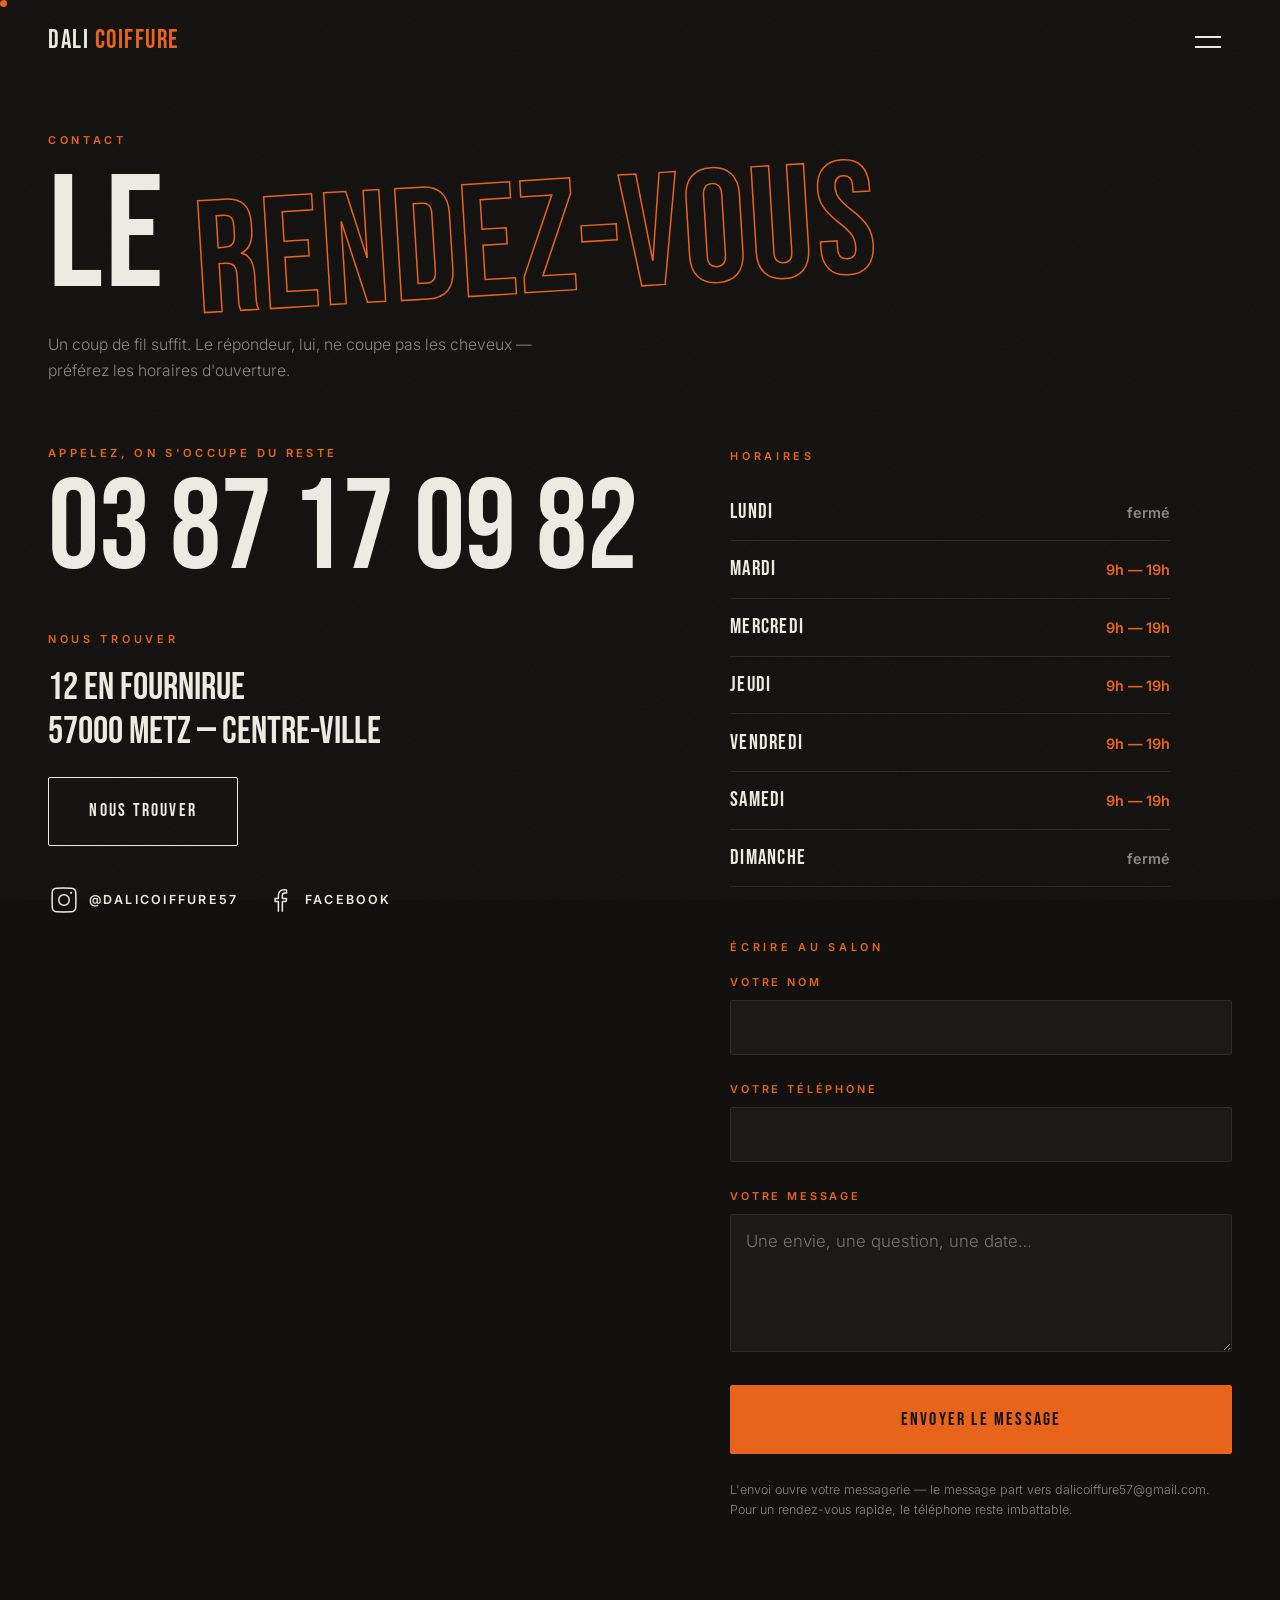
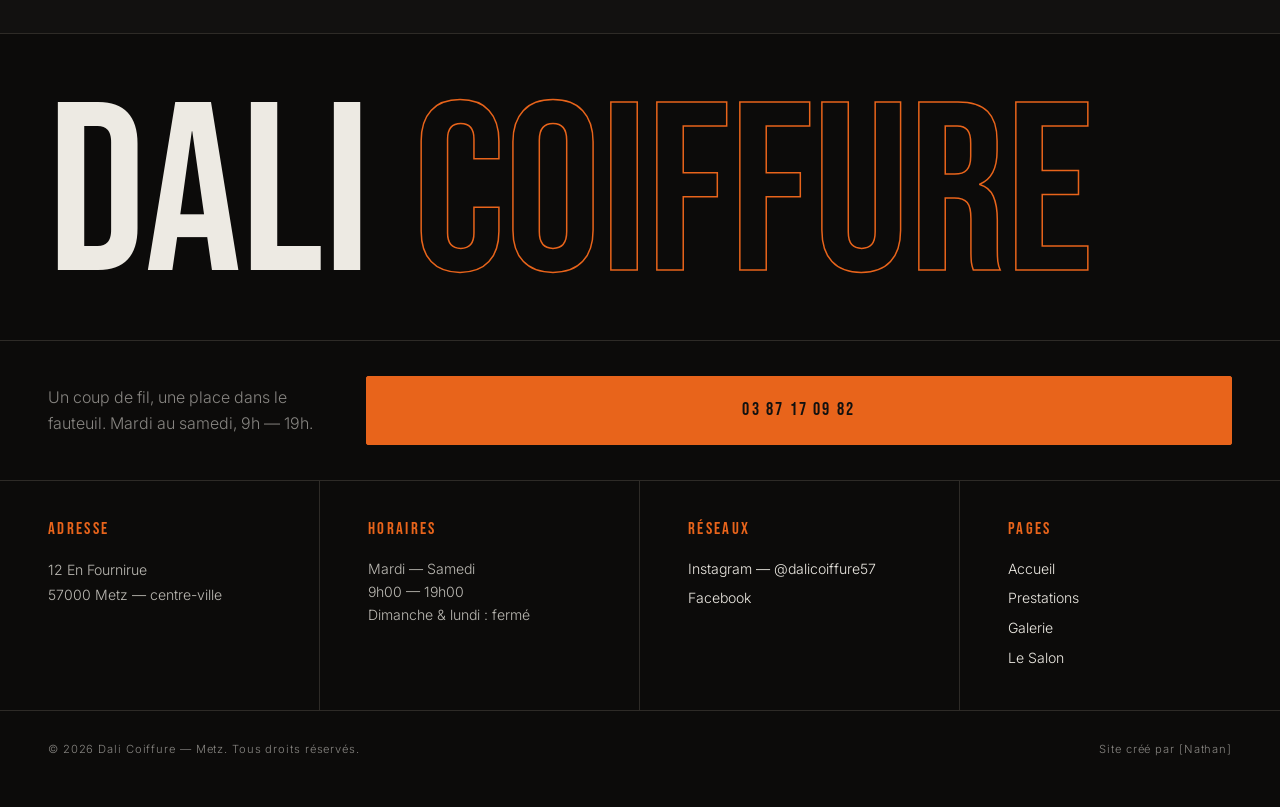
<file: contact.html>
<!DOCTYPE html>
<html lang="fr">
<head>
  <meta charset="UTF-8">
  <meta name="viewport" content="width=device-width, initial-scale=1.0">
  <script>document.documentElement.classList.add('js');</script>
  <title>Contact &amp; rendez-vous — Dali Coiffure, barbershop Metz centre</title>
  <meta name="description" content="Prenez rendez-vous chez Dali Coiffure au centre-ville de Metz : 03 87 17 09 82. Ouvert du mardi au samedi, 9h–19h. Adresse, horaires et formulaire de contact.">
  <link rel="canonical" href="https://www.dalicoiffure.fr/contact.html">
  <link rel="preconnect" href="https://fonts.googleapis.com">
  <link rel="preconnect" href="https://fonts.gstatic.com" crossorigin>
  <link href="https://fonts.googleapis.com/css2?family=Bebas+Neue&family=Inter:wght@300;400;500;600;700&display=swap" rel="stylesheet">
  <link rel="stylesheet" href="styles.css">
</head>
<body>
  <div class="veil" aria-hidden="true"></div>

  <header class="site-header">
    <a class="logo" href="index.html">Dali <em>Coiffure</em></a>
    <button class="burger" aria-label="Ouvrir le menu" aria-expanded="false" aria-controls="nav-overlay">
      <span></span><span></span>
    </button>
  </header>

  <nav class="nav-overlay" id="nav-overlay" aria-hidden="true" aria-label="Navigation principale">
    <ul>
      <li><a class="nav-link" href="index.html">Accueil</a></li>
      <li><a class="nav-link" href="prestations.html">Prestations</a></li>
      <li><a class="nav-link" href="galerie.html">Galerie</a></li>
      <li><a class="nav-link" href="salon.html">Le Salon</a></li>
      <li><a class="nav-link" href="contact.html" aria-current="page">Contact</a></li>
    </ul>
    <div class="nav-meta">
      <p>12 En Fournirue, 57000 Metz</p>
      <p><a href="tel:+33387170982">03 87 17 09 82</a></p>
    </div>
  </nav>

  <main id="main">

    <section class="page-hero">
      <p class="eyebrow">Contact</p>
      <h1>Le <span class="kw-out kw-tilt">rendez-vous</span></h1>
      <p class="page-intro">Un coup de fil suffit. Le répondeur, lui, ne coupe pas les cheveux — préférez les horaires d'ouverture.</p>
    </section>

    <section class="section" style="padding-top:1.5rem;">
      <div class="container contact-grid">
        <div>
          <a class="phone-huge reveal" href="tel:+33387170982">
            <small>Appelez, on s'occupe du reste</small>
            03 87 17 09 82
          </a>

          <div class="address-block reveal" data-delay="1">
            <p class="eyebrow">Nous trouver</p>
            <address>12 En Fournirue<br>57000 Metz — centre-ville</address>
            <a class="btn btn--ghost" href="https://www.google.com/maps/search/?api=1&amp;query=Dali+Coiffure+12+En+Fournirue+57000+Metz" target="_blank" rel="noopener"><span>Nous trouver</span></a>
          </div>

          <div class="socials reveal" data-delay="2">
            <a href="https://www.instagram.com/dalicoiffure57" target="_blank" rel="noopener" aria-label="Instagram, @dalicoiffure57, nouvelle fenêtre">
              <svg viewBox="0 0 34 34" aria-hidden="true"><path d="M9,4.5 C6,4.6 4.6,6.2 4.5,9.2 C4.4,12 4.4,22 4.5,24.8 C4.6,27.9 6.2,29.4 9.3,29.5 C12,29.6 21.8,29.6 24.7,29.5 C27.8,29.4 29.4,27.8 29.5,24.7 C29.6,21.9 29.6,12.1 29.5,9.1 C29.4,6.1 27.7,4.6 24.6,4.5 C21.8,4.4 11.5,4.4 9,4.5 Z"/><circle cx="17" cy="17" r="5.6"/><circle cx="24.6" cy="9.4" r="1.1" fill="currentColor" stroke="none"/></svg>
              <span>@dalicoiffure57</span>
            </a>
            <a href="https://www.facebook.com/dalicoiffure57" target="_blank" rel="noopener" aria-label="Facebook, Dali Coiffure, nouvelle fenêtre">
              <svg viewBox="0 0 34 34" aria-hidden="true"><path d="M19.5,29 L19.5,18.5 L23.2,18.5 C23.6,18.5 23.9,17 23.9,15.4 L19.5,15.4 L19.5,12.2 C19.5,10.4 20.4,9.6 22,9.6 L24,9.6 C24,8 24.1,6.4 23.7,6.3 C19,5.6 15.4,7.2 15.3,11.8 L15.3,15.4 L11.8,15.4 L11.8,18.5 L15.3,18.5 L15.3,29"/></svg>
              <span>Facebook</span>
            </a>
          </div>
        </div>

        <div>
          <p class="eyebrow reveal">Horaires</p>
          <ul class="hours reveal" data-delay="1">
            <li class="closed"><span class="h-day">Lundi</span><span class="h-dots" aria-hidden="true"></span><span class="h-time">fermé</span></li>
            <li><span class="h-day">Mardi</span><span class="h-dots" aria-hidden="true"></span><span class="h-time">9h — 19h</span></li>
            <li><span class="h-day">Mercredi</span><span class="h-dots" aria-hidden="true"></span><span class="h-time">9h — 19h</span></li>
            <li><span class="h-day">Jeudi</span><span class="h-dots" aria-hidden="true"></span><span class="h-time">9h — 19h</span></li>
            <li><span class="h-day">Vendredi</span><span class="h-dots" aria-hidden="true"></span><span class="h-time">9h — 19h</span></li>
            <li><span class="h-day">Samedi</span><span class="h-dots" aria-hidden="true"></span><span class="h-time">9h — 19h</span></li>
            <li class="closed"><span class="h-day">Dimanche</span><span class="h-dots" aria-hidden="true"></span><span class="h-time">fermé</span></li>
          </ul>

          <div style="margin-top:3.2rem;">
            <p class="eyebrow reveal">Écrire au salon</p>
            <form class="contact-form reveal" data-delay="1" novalidate>
              <div class="field">
                <label for="f-name">Votre nom</label>
                <input type="text" id="f-name" name="name" autocomplete="name" required>
              </div>
              <div class="field">
                <label for="f-phone">Votre téléphone</label>
                <input type="tel" id="f-phone" name="phone" autocomplete="tel" required>
              </div>
              <div class="field">
                <label for="f-msg">Votre message</label>
                <textarea id="f-msg" name="message" rows="4" placeholder="Une envie, une question, une date…"></textarea>
              </div>
              <button class="btn" type="submit"><span>Envoyer le message</span></button>
              <p class="form-note">L'envoi ouvre votre messagerie — le message part vers dalicoiffure57@gmail.com. Pour un rendez-vous rapide, le téléphone reste imbattable.</p>
            </form>
          </div>
        </div>
      </div>
    </section>

  </main>

  <footer class="site-footer">
    <p class="footer-word">Dali<span>Coiffure</span></p>
    <div class="footer-cta">
      <p>Un coup de fil, une place dans le fauteuil. Mardi au samedi, 9h — 19h.</p>
      <a class="btn" href="tel:+33387170982"><span>03 87 17 09 82</span></a>
    </div>
    <div class="footer-grid">
      <div>
        <h4>Adresse</h4>
        <address>12 En Fournirue<br>57000 Metz — centre-ville</address>
      </div>
      <div>
        <h4>Horaires</h4>
        <p>Mardi — Samedi<br>9h00 — 19h00<br>Dimanche &amp; lundi : fermé</p>
      </div>
      <div>
        <h4>Réseaux</h4>
        <ul>
          <li><a href="https://www.instagram.com/dalicoiffure57" target="_blank" rel="noopener">Instagram — @dalicoiffure57</a></li>
          <li><a href="https://www.facebook.com/dalicoiffure57" target="_blank" rel="noopener">Facebook</a></li>
        </ul>
      </div>
      <div>
        <h4>Pages</h4>
        <ul>
          <li><a href="index.html">Accueil</a></li>
          <li><a href="prestations.html">Prestations</a></li>
          <li><a href="galerie.html">Galerie</a></li>
          <li><a href="salon.html">Le Salon</a></li>
        </ul>
      </div>
    </div>
    <div class="footer-bottom">
      <p>© <span data-year>2026</span> Dali Coiffure — Metz. Tous droits réservés.</p>
      <p>Site créé par [Nathan]</p>
    </div>
  </footer>

  <a class="rdv-fab" href="tel:+33387170982" aria-label="Prendre rendez-vous par téléphone">RDV</a>

  <script src="script.js" defer></script>
</body>
</html>
</file>
<file: styles.css>
/* ============================================================
   DALI COIFFURE — Metz
   Barbershop moderne urbain · mobile first
   Palette : charbon #121110 · lumière #EDEAE3 · orange brûlé #E8641B · Klein #1B3FAB
   ============================================================ */

:root {
  --bg: #121110;
  --bg-2: #181614;
  --panel: #1C1A17;
  --line: #2E2B27;
  --text: #EDEAE3;
  --muted: rgba(237, 234, 227, .55);
  --accent: #E8641B;
  --accent-soft: #F0854A;
  --klein: #1B3FAB;
  --display: 'Bebas Neue', 'Arial Narrow', sans-serif;
  --sans: 'Inter', system-ui, sans-serif;
  --ease-out: cubic-bezier(.16, 1, .3, 1);
  --ease-soft: cubic-bezier(.65, 0, .35, 1);
  --header-h: 68px;
}

/* ---------- Reset ---------- */
*, *::before, *::after { box-sizing: border-box; margin: 0; padding: 0; }

html {
  scroll-behavior: smooth;
  -webkit-text-size-adjust: 100%;
  overflow-x: hidden;
}

body {
  font-family: var(--sans);
  font-weight: 300;
  font-size: 1rem;
  line-height: 1.65;
  color: var(--text);
  background-color: var(--bg);
  overflow-x: hidden;
  min-height: 100vh;
}

/* Grain */
body::before {
  content: "";
  position: fixed;
  inset: 0;
  z-index: 1;
  pointer-events: none;
  opacity: .5;
  background-image: url("data:image/svg+xml,%3Csvg xmlns='http://www.w3.org/2000/svg' width='180' height='180'%3E%3Cfilter id='n'%3E%3CfeTurbulence type='fractalNoise' baseFrequency='0.9' numOctaves='2' stitchTiles='stitch'/%3E%3CfeColorMatrix type='saturate' values='0'/%3E%3C/filter%3E%3Crect width='180' height='180' filter='url(%23n)' opacity='0.07'/%3E%3C/svg%3E");
}

img, svg { display: block; max-width: 100%; }
img { height: auto; }

a { color: inherit; text-decoration: none; }

button {
  font: inherit;
  color: inherit;
  background: none;
  border: none;
  cursor: pointer;
}

::selection { background: var(--accent); color: var(--bg); }

:focus-visible {
  outline: 2px solid var(--accent);
  outline-offset: 3px;
}

/* ---------- Typographie ---------- */
h1, h2, h3, .display {
  font-family: var(--display);
  font-weight: 400;
  line-height: .92;
  letter-spacing: .015em;
  text-transform: uppercase;
}

.eyebrow {
  font-family: var(--sans);
  font-size: .68rem;
  font-weight: 600;
  letter-spacing: .34em;
  text-transform: uppercase;
  color: var(--accent);
  margin-bottom: 1.1rem;
}

.lead {
  font-size: clamp(1.15rem, 4vw, 1.6rem);
  font-weight: 300;
  line-height: 1.45;
}

/* Mot-clé : contour seul (outline) */
.kw-out {
  color: transparent;
  -webkit-text-stroke: 1.5px var(--accent);
  paint-order: stroke;
}
.kw-tilt {
  display: inline-block;
  transform: rotate(-3.5deg) translateY(.04em);
}
.kw-klein { color: var(--klein); -webkit-text-stroke: 0; }

/* Bande diagonale façon barber pole, version urbaine */
.stripes {
  height: 12px;
  background: repeating-linear-gradient(
    -45deg,
    var(--accent) 0 14px,
    transparent 14px 28px,
    var(--text) 28px 42px,
    transparent 42px 56px
  );
  opacity: .85;
}

/* ---------- Curseur personnalisé (desktop uniquement) ---------- */
.cursor-dot, .cursor-ring { display: none; }

@media (hover: hover) and (pointer: fine) {
  .cursor-dot, .cursor-ring {
    display: block;
    position: fixed;
    top: 0; left: 0;
    pointer-events: none;
    z-index: 9999;
    border-radius: 50%;
    will-change: transform;
  }
  .cursor-dot {
    width: 7px; height: 7px;
    background: var(--accent);
  }
  .cursor-ring {
    width: 38px; height: 38px;
    border: 1px solid var(--text);
    opacity: .45;
    transition: width .25s var(--ease-out), height .25s var(--ease-out), opacity .25s;
  }
  .cursor-ring.is-active {
    width: 60px; height: 60px;
    opacity: 1;
    border-color: var(--accent);
  }
  body.has-cursor, body.has-cursor a, body.has-cursor button { cursor: none; }
}

/* ---------- Voile de transition entre pages ---------- */
.veil {
  position: fixed;
  inset: 0;
  z-index: 2000;
  background: var(--accent);
  transform: scaleY(0);
  transform-origin: top;
  pointer-events: none;
}
.veil.is-entering {
  animation: veil-out .7s var(--ease-soft) forwards;
  transform: scaleY(1);
  transform-origin: bottom;
}
.veil.is-leaving { animation: veil-in .45s var(--ease-soft) forwards; }
@keyframes veil-in { from { transform: scaleY(0); } to { transform: scaleY(1); } }
@keyframes veil-out { from { transform: scaleY(1); } to { transform: scaleY(0); } }

@view-transition { navigation: auto; }
::view-transition-old(root) { animation: vt-fade-out .35s var(--ease-soft) both; }
::view-transition-new(root) { animation: vt-fade-in .45s var(--ease-soft) both; }
@keyframes vt-fade-out { to { opacity: 0; } }
@keyframes vt-fade-in { from { opacity: 0; } }

/* ---------- Header ---------- */
.site-header {
  position: fixed;
  top: 0; left: 0; right: 0;
  z-index: 900;
  height: var(--header-h);
  display: flex;
  align-items: center;
  justify-content: space-between;
  padding: 0 1.25rem;
  transition: transform .45s var(--ease-out), background-color .3s, border-color .3s;
  border-bottom: 1px solid transparent;
}
.site-header.is-scrolled {
  background: rgba(18, 17, 16, .82);
  backdrop-filter: blur(10px);
  -webkit-backdrop-filter: blur(10px);
  border-bottom-color: var(--line);
}
.site-header.is-hidden { transform: translateY(-100%); }

.logo {
  font-family: var(--display);
  font-size: 1.6rem;
  letter-spacing: .06em;
  text-transform: uppercase;
  z-index: 1002;
  position: relative;
}
.logo em { font-style: normal; color: var(--accent); }

/* Burger */
.burger {
  z-index: 1002;
  position: relative;
  width: 48px; height: 48px;
  display: grid;
  place-items: center;
}
.burger span {
  position: absolute;
  width: 26px; height: 2px;
  background: var(--text);
  transition: transform .45s var(--ease-out), background-color .3s;
}
.burger span:nth-child(1) { transform: translateY(-5px); }
.burger span:nth-child(2) { transform: translateY(5px); }
body.nav-open .burger span:nth-child(1) { transform: rotate(45deg); }
body.nav-open .burger span:nth-child(2) { transform: rotate(-45deg); }

/* Navigation plein écran */
.nav-overlay {
  position: fixed;
  inset: 0;
  z-index: 1000;
  background: #0C0B0A;
  display: flex;
  flex-direction: column;
  justify-content: center;
  padding: 2rem 1.5rem;
  clip-path: circle(0% at calc(100% - 49px) 34px);
  visibility: hidden;
  transition: clip-path .7s var(--ease-soft), visibility 0s .7s;
}
body.nav-open .nav-overlay {
  clip-path: circle(150% at calc(100% - 49px) 34px);
  visibility: visible;
  transition: clip-path .7s var(--ease-soft), visibility 0s;
}

.nav-overlay ul { list-style: none; counter-reset: nav; }

.nav-overlay li { overflow: hidden; padding: .08em 0; counter-increment: nav; }

.nav-overlay a.nav-link {
  display: inline-flex;
  align-items: baseline;
  gap: .5em;
  font-family: var(--display);
  font-size: clamp(3rem, 13vw, 6.5rem);
  line-height: 1.02;
  text-transform: uppercase;
  color: var(--text);
  transform: translateY(110%);
  transition: transform .6s var(--ease-out), color .3s;
}
.nav-overlay a.nav-link::before {
  content: "0" counter(nav);
  font-family: var(--sans);
  font-size: .7rem;
  font-weight: 600;
  letter-spacing: .2em;
  color: var(--accent);
}
body.nav-open .nav-overlay a.nav-link { transform: translateY(0); }
body.nav-open .nav-overlay li:nth-child(1) a { transition-delay: .15s; }
body.nav-open .nav-overlay li:nth-child(2) a { transition-delay: .22s; }
body.nav-open .nav-overlay li:nth-child(3) a { transition-delay: .29s; }
body.nav-open .nav-overlay li:nth-child(4) a { transition-delay: .36s; }
body.nav-open .nav-overlay li:nth-child(5) a { transition-delay: .43s; }

.nav-overlay a.nav-link:hover,
.nav-overlay a.nav-link[aria-current="page"] {
  color: transparent;
  -webkit-text-stroke: 1.5px var(--accent);
}

.nav-meta {
  margin-top: 3rem;
  opacity: 0;
  transform: translateY(16px);
  transition: opacity .5s .5s, transform .5s .5s var(--ease-out);
  color: var(--muted);
  font-size: .8rem;
  letter-spacing: .12em;
}
body.nav-open .nav-meta { opacity: 1; transform: translateY(0); }
.nav-meta a { color: var(--accent-soft); }

body.nav-open { overflow: hidden; }

/* ---------- Boutons ---------- */
.btn {
  display: inline-flex;
  align-items: center;
  justify-content: center;
  gap: .6em;
  width: 100%;
  padding: 1em 2.2em;
  font-family: var(--display);
  font-size: 1.15rem;
  letter-spacing: .12em;
  text-transform: uppercase;
  color: var(--bg);
  background: var(--accent);
  border: 1px solid var(--accent);
  border-radius: 2px;
  position: relative;
  overflow: hidden;
  transition: color .35s, transform .35s var(--ease-out);
}
.btn::before {
  content: "";
  position: absolute;
  inset: 0;
  background: var(--text);
  transform: translateY(101%);
  transition: transform .45s var(--ease-out);
}
.btn:hover::before, .btn:focus-visible::before { transform: translateY(0); }
.btn:hover { transform: translateY(-2px); }
.btn span { position: relative; z-index: 1; }

.btn--ghost {
  background: transparent;
  color: var(--text);
  border-color: var(--text);
}
.btn--ghost::before { background: var(--accent); }
.btn--ghost:hover { color: var(--bg); }

.link-arrow {
  display: inline-block;
  font-family: var(--display);
  font-size: 1.3rem;
  letter-spacing: .08em;
  text-transform: uppercase;
  color: var(--text);
  border-bottom: 2px solid var(--accent);
  padding-bottom: .12em;
  transition: color .3s, letter-spacing .4s var(--ease-out);
}
.link-arrow:hover { color: var(--accent); letter-spacing: .14em; }

/* ---------- Bouton flottant RDV (mobile) ---------- */
.rdv-fab {
  position: fixed;
  right: 1rem;
  bottom: 1.1rem;
  z-index: 800;
  display: inline-flex;
  align-items: center;
  gap: .5em;
  padding: .8em 1.5em;
  font-family: var(--display);
  font-size: 1.1rem;
  letter-spacing: .14em;
  text-transform: uppercase;
  color: var(--bg);
  background: var(--accent);
  border-radius: 2px;
  box-shadow: 0 8px 28px rgba(0, 0, 0, .5);
  transition: transform .35s var(--ease-out);
}
.rdv-fab:active { transform: scale(.95); }

@media (min-width: 900px) {
  .rdv-fab { display: none; }
}

/* ---------- Structure ---------- */
main { position: relative; z-index: 2; }

.section {
  position: relative;
  padding: 4.5rem 1.35rem;
}
.section--line-top { border-top: 1px solid var(--line); }
.section--panel { background: var(--bg-2); }

.container { max-width: 1200px; margin: 0 auto; position: relative; }

.section-title {
  font-size: clamp(3rem, 12vw, 7rem);
  margin-bottom: 1.6rem;
}

.big-num {
  font-family: var(--sans);
  font-size: .72rem;
  font-weight: 600;
  letter-spacing: .3em;
  color: var(--accent);
}

/* ---------- Photos ---------- */
.photo {
  position: relative;
  overflow: hidden;
  border: 1px solid var(--line);
  border-radius: 2px;
  background: var(--panel);
}
.photo img {
  width: 100%;
  height: 100%;
  object-fit: cover;
  transition: transform .8s var(--ease-out), filter .6s;
}
.photo:hover img { transform: scale(1.05); }

.photo-tag {
  position: absolute;
  left: 0;
  bottom: 0;
  z-index: 3;
  background: var(--bg);
  color: var(--text);
  font-family: var(--display);
  font-size: .95rem;
  letter-spacing: .12em;
  text-transform: uppercase;
  padding: .35em .9em;
  border-top: 1px solid var(--line);
  border-right: 1px solid var(--line);
}
.photo-tag em { font-style: normal; color: var(--accent); }

/* ---------- Révélations au scroll ---------- */
.reveal {
  opacity: 0;
  transform: translateY(38px);
  transition: opacity .8s var(--ease-out), transform .8s var(--ease-out);
}
.reveal.is-visible { opacity: 1; transform: translateY(0); }
.reveal[data-delay="1"] { transition-delay: .12s; }
.reveal[data-delay="2"] { transition-delay: .24s; }
.reveal[data-delay="3"] { transition-delay: .36s; }

/* Rideau sur les images */
.curtain { position: relative; overflow: hidden; }
.curtain::after {
  content: "";
  position: absolute;
  inset: 0;
  background: var(--accent);
  transform: scaleY(1);
  transform-origin: top;
  transition: transform .9s var(--ease-soft);
  z-index: 2;
}
.curtain.is-visible::after { transform: scaleY(0); }
.curtain > img, .curtain > .photo-inner {
  transform: scale(1.12);
  transition: transform 1.2s var(--ease-out);
}
.curtain.is-visible > img, .curtain.is-visible > .photo-inner { transform: scale(1); }

[data-parallax] { will-change: transform; }

/* ============================================================
   INDEX — L'entrée en scène
   ============================================================ */
.hero {
  min-height: 100svh;
  display: flex;
  flex-direction: column;
  justify-content: flex-end;
  padding: calc(var(--header-h) + 1.5rem) 1.35rem 4.5rem;
  position: relative;
  overflow: hidden;
}
.hero-bg {
  position: absolute;
  inset: 0;
  z-index: -1;
}
.hero-bg img {
  width: 100%;
  height: 100%;
  object-fit: cover;
  filter: saturate(.85) contrast(1.05);
}
.hero-bg::after {
  content: "";
  position: absolute;
  inset: 0;
  background:
    linear-gradient(to top, var(--bg) 4%, rgba(18, 17, 16, .55) 45%, rgba(18, 17, 16, .35) 100%);
}

.hero-title {
  font-size: clamp(4.6rem, 24vw, 16rem);
  line-height: .84;
}
.hero-title .line { display: block; }
.hero-title .line--out {
  color: transparent;
  -webkit-text-stroke: 2px var(--text);
}

.hero-title .char {
  display: inline-block;
  opacity: 0;
  transform: translateY(.55em) rotate(3deg);
  animation: char-in .9s var(--ease-out) forwards;
  animation-delay: calc(.5s + var(--i) * 60ms);
}
@keyframes char-in { to { opacity: 1; transform: translateY(0) rotate(0deg); } }

.hero-tagline {
  margin-top: 1.4rem;
  font-size: clamp(.95rem, 3.4vw, 1.3rem);
  letter-spacing: .04em;
  opacity: 0;
  animation: fade-up 1s var(--ease-out) 1.5s forwards;
}
.hero-tagline .sep { color: var(--accent); margin: 0 .35em; }

.hero-cta {
  margin-top: 2.2rem;
  display: flex;
  flex-direction: column;
  gap: .9rem;
  opacity: 0;
  animation: fade-up 1s var(--ease-out) 1.8s forwards;
}

@keyframes fade-up {
  from { opacity: 0; transform: translateY(24px); }
  to { opacity: 1; transform: translateY(0); }
}

.hero-scroll-hint {
  position: absolute;
  top: calc(var(--header-h) + 2rem);
  right: 1.35rem;
  font-size: .66rem;
  letter-spacing: .3em;
  text-transform: uppercase;
  writing-mode: vertical-rl;
  opacity: 0;
  animation: fade-up 1s 2.3s forwards;
  color: var(--muted);
}

/* Manifeste */
.manifesto-item {
  padding: 2rem 0;
  border-top: 1px solid var(--line);
  max-width: 46ch;
}
.manifesto-item:last-of-type { border-bottom: 1px solid var(--line); }
.manifesto-item .num { display: block; margin-bottom: .6rem; }
.manifesto-item:nth-child(odd) { margin-left: auto; }

/* Cartes prestations (aperçu) — photos */
.cards-preview {
  display: grid;
  gap: 1rem;
}
.card-p {
  position: relative;
  display: flex;
  flex-direction: column;
  justify-content: flex-end;
  min-height: 320px;
  padding: 1.6rem 1.4rem;
  border: 1px solid var(--line);
  border-radius: 2px;
  overflow: hidden;
  isolation: isolate;
}
.card-p .card-bg {
  position: absolute;
  inset: 0;
  z-index: -1;
}
.card-p .card-bg img {
  width: 100%;
  height: 100%;
  object-fit: cover;
  filter: grayscale(.55) contrast(1.05);
  transition: filter .6s, transform .8s var(--ease-out);
}
.card-p .card-bg::after {
  content: "";
  position: absolute;
  inset: 0;
  background: linear-gradient(to top, rgba(12, 11, 10, .92) 12%, rgba(12, 11, 10, .25) 65%);
}
.card-p:hover .card-bg img { filter: grayscale(0) contrast(1.05); transform: scale(1.06); }
.card-p h3 {
  font-size: clamp(2.4rem, 9vw, 3.6rem);
  line-height: .9;
}
.card-p p { font-size: .9rem; color: var(--muted); max-width: 30ch; margin-top: .4rem; }
.card-p .card-go {
  display: inline-block;
  margin-top: 1rem;
  font-family: var(--display);
  font-size: 1.1rem;
  letter-spacing: .1em;
  color: var(--accent);
  transition: letter-spacing .4s var(--ease-out);
}
.card-p:hover .card-go { letter-spacing: .18em; }
.card-p .card-num {
  position: absolute;
  top: 1rem; right: 1.2rem;
  font-family: var(--sans);
  font-size: .7rem;
  font-weight: 600;
  letter-spacing: .25em;
  color: var(--accent);
}

/* Bandeau défilant */
.marquee {
  background: var(--accent);
  color: var(--bg);
  overflow: hidden;
  padding: 1.2rem 0;
  white-space: nowrap;
  transform: rotate(-1.6deg) scale(1.03);
  border-top: 1px solid var(--bg);
  border-bottom: 1px solid var(--bg);
}
.marquee-track {
  display: inline-flex;
  animation: marquee-slide 24s linear infinite;
}
.marquee-track span {
  font-family: var(--display);
  font-size: clamp(2.6rem, 10vw, 6rem);
  line-height: 1;
  text-transform: uppercase;
  padding-right: .5em;
}
.marquee-track em {
  font-style: normal;
  color: transparent;
  -webkit-text-stroke: 1.5px var(--bg);
}
@keyframes marquee-slide {
  from { transform: translateX(0); }
  to { transform: translateX(-50%); }
}

/* Avis */
.review {
  position: relative;
  padding: 1.8rem 1.5rem;
  margin-bottom: 1.2rem;
  background: var(--panel);
  border: 1px solid var(--line);
  border-left: 3px solid var(--accent);
  border-radius: 2px;
}
.review blockquote {
  font-size: clamp(1.1rem, 4vw, 1.4rem);
  font-weight: 300;
  line-height: 1.45;
}
.review blockquote::before { content: "« "; color: var(--accent); }
.review blockquote::after { content: " »"; color: var(--accent); }
.review cite {
  display: block;
  margin-top: 1rem;
  font-style: normal;
  font-size: .72rem;
  font-weight: 600;
  letter-spacing: .22em;
  text-transform: uppercase;
  color: var(--muted);
}
.review .stars { color: var(--accent); letter-spacing: .2em; font-size: .8rem; margin-bottom: .7rem; display: block; }

/* ============================================================
   PRESTATIONS — La carte
   ============================================================ */
.page-hero {
  padding: calc(var(--header-h) + 3rem) 1.35rem 2.5rem;
  position: relative;
  overflow: hidden;
}
.page-hero h1 {
  font-size: clamp(3.6rem, 16vw, 10rem);
  line-height: .88;
}
.page-hero .page-intro {
  margin-top: 1.5rem;
  max-width: 52ch;
  font-size: .98rem;
  color: var(--muted);
}

.page-banner {
  margin: 1rem 1.35rem 0;
  height: clamp(180px, 32vw, 380px);
}
.page-banner img { width: 100%; height: 100%; object-fit: cover; }

.menu-cat {
  margin-bottom: 4rem;
  padding-top: 2.5rem;
  border-top: 1px solid var(--line);
}
.menu-cat:last-child { margin-bottom: 0; }
.menu-cat-title {
  font-size: clamp(2.6rem, 10vw, 5rem);
  margin-bottom: .3rem;
}
.menu-cat-sub {
  color: var(--accent);
  font-size: .78rem;
  font-weight: 600;
  letter-spacing: .24em;
  text-transform: uppercase;
  margin-bottom: 1.8rem;
}

.menu-item {
  display: flex;
  align-items: baseline;
  gap: .8em;
  padding: 1rem 0 .35rem;
}
.menu-item .m-name {
  font-family: var(--display);
  font-size: clamp(1.4rem, 5.5vw, 1.9rem);
  letter-spacing: .04em;
  flex-shrink: 0;
  max-width: 62%;
}
.menu-item .m-dots {
  flex: 1;
  border-bottom: 2px dotted rgba(237, 234, 227, .35);
  transform: translateY(-.35em) scaleX(0);
  transform-origin: left;
  transition: transform 1.1s var(--ease-soft) .25s;
}
.menu-item.is-visible .m-dots { transform: translateY(-.35em) scaleX(1); }
.menu-item .m-price {
  font-family: var(--sans);
  font-size: .92rem;
  font-weight: 600;
  color: var(--accent);
  white-space: nowrap;
  flex-shrink: 0;
}
.menu-desc {
  font-size: .87rem;
  color: var(--muted);
  max-width: 52ch;
  padding-bottom: .85rem;
}

.menu-cta { margin-top: 2rem; }

/* ============================================================
   GALERIE — Le mur
   ============================================================ */
.masonry {
  columns: 2;
  column-gap: .8rem;
}
.g-item {
  break-inside: avoid;
  margin-bottom: .8rem;
  position: relative;
  overflow: hidden;
  cursor: pointer;
  padding: 0;
  width: 100%;
  display: block;
  border: 1px solid var(--line);
  border-radius: 2px;
  text-align: left;
}
.g-item .g-ph { position: relative; }
.g-item img {
  width: 100%;
  display: block;
  filter: grayscale(.4);
  transition: filter .6s, transform .8s var(--ease-out);
}
.g-item:hover img { filter: grayscale(0); transform: scale(1.04); }
.g-item .g-num {
  position: absolute;
  left: 0;
  bottom: 0;
  background: var(--bg);
  color: var(--text);
  font-family: var(--display);
  font-size: .9rem;
  letter-spacing: .12em;
  padding: .3em .8em;
  border-top: 1px solid var(--line);
  border-right: 1px solid var(--line);
}
.g-item .g-num em { font-style: normal; color: var(--accent); }

/* Lightbox */
.lightbox {
  position: fixed;
  inset: 0;
  z-index: 1500;
  background: rgba(8, 7, 6, .97);
  display: grid;
  place-items: center;
  padding: 1.5rem;
  opacity: 0;
  visibility: hidden;
  transition: opacity .4s, visibility 0s .4s;
}
.lightbox.is-open {
  opacity: 1;
  visibility: visible;
  transition: opacity .4s, visibility 0s;
}
.lightbox-content {
  width: min(92vw, 640px);
  max-height: 76vh;
  position: relative;
  overflow: hidden;
  border: 1px solid var(--line);
  border-radius: 2px;
  transform: scale(.94);
  transition: transform .45s var(--ease-out);
}
.lightbox.is-open .lightbox-content { transform: scale(1); }
.lightbox-content .g-ph { position: static; }
.lightbox-content img {
  width: 100%;
  max-height: 76vh;
  object-fit: cover;
  filter: none;
}
.lightbox-content .g-num { display: none; }
.lightbox-caption {
  position: absolute;
  bottom: 1.8rem;
  left: 50%;
  transform: translateX(-50%);
  color: var(--text);
  font-family: var(--display);
  font-size: 1.15rem;
  letter-spacing: .1em;
  text-transform: uppercase;
  white-space: nowrap;
}
.lightbox-close {
  position: absolute;
  top: 1.1rem;
  right: 1.1rem;
  width: 52px; height: 52px;
  display: grid;
  place-items: center;
  color: var(--text);
}
.lightbox-close svg { width: 26px; height: 26px; stroke: currentColor; }
.lightbox-close:hover { color: var(--accent); }

/* ============================================================
   SALON — L'histoire
   ============================================================ */
.story-block { max-width: 62ch; }
.story-block p { margin-bottom: 1.3rem; color: rgba(237, 234, 227, .82); }
.story-block p:first-of-type::first-letter {
  font-family: var(--display);
  font-size: 3.2em;
  float: left;
  line-height: .85;
  padding-right: .14em;
  color: var(--accent);
}

.big-quote {
  background: var(--bg-2);
  border-top: 1px solid var(--line);
  border-bottom: 1px solid var(--line);
  text-align: center;
  padding: 5.5rem 1.35rem;
  position: relative;
  overflow: hidden;
}
.big-quote blockquote {
  font-family: var(--display);
  font-size: clamp(2.4rem, 10vw, 6.5rem);
  line-height: .95;
  text-transform: uppercase;
  max-width: 16ch;
  margin: 0 auto;
}
.big-quote blockquote strong {
  font-weight: 400;
  color: transparent;
  -webkit-text-stroke: 1.5px var(--accent);
  display: inline-block;
  transform: rotate(-2.5deg);
}
.big-quote cite {
  display: block;
  margin-top: 1.8rem;
  font-style: normal;
  font-size: .7rem;
  font-weight: 600;
  letter-spacing: .3em;
  text-transform: uppercase;
  color: var(--muted);
}

.team-grid { display: grid; gap: 2rem; }
.team-card { text-align: left; }
.team-portrait {
  aspect-ratio: 3/4;
  margin-bottom: 1rem;
}
.team-portrait img { width: 100%; height: 100%; object-fit: cover; }
.team-card h3 { font-size: 2.2rem; }
.team-card .team-role {
  font-size: .72rem;
  font-weight: 600;
  letter-spacing: .24em;
  text-transform: uppercase;
  color: var(--accent);
  margin-top: .3rem;
}
.team-card p { margin-top: .7rem; font-size: .9rem; color: var(--muted); }

.salon-photos {
  display: grid;
  gap: .9rem;
  grid-template-columns: 1fr 1fr;
}
.salon-photo { aspect-ratio: 1/1.15; }
.salon-photo img { width: 100%; height: 100%; object-fit: cover; }
.salon-photo:nth-child(2) { margin-top: 2rem; }
.salon-photo:nth-child(3) { grid-column: 1 / -1; aspect-ratio: 16/9; }

/* ============================================================
   CONTACT — Le rendez-vous
   ============================================================ */
.phone-huge {
  display: block;
  font-family: var(--display);
  font-size: clamp(3.2rem, 14vw, 8rem);
  line-height: .92;
  color: var(--text);
  transition: color .3s, letter-spacing .5s var(--ease-out);
}
.phone-huge:hover { color: var(--accent); letter-spacing: .03em; }
.phone-huge small {
  display: block;
  font-family: var(--sans);
  font-size: .7rem;
  font-weight: 600;
  letter-spacing: .3em;
  text-transform: uppercase;
  color: var(--accent);
  margin-bottom: .8rem;
}

.hours { list-style: none; max-width: 440px; }
.hours li {
  display: flex;
  align-items: baseline;
  gap: .8em;
  padding: .7rem 0;
  border-bottom: 1px solid var(--line);
}
.hours .h-day {
  font-family: var(--display);
  font-size: 1.3rem;
  letter-spacing: .06em;
  flex-shrink: 0;
}
.hours .h-dots { flex: 1; }
.hours .h-time { font-size: .9rem; font-weight: 600; color: var(--accent); }
.hours li.closed .h-time { color: var(--muted); }

.address-block { margin-top: 2.6rem; }
.address-block address {
  font-style: normal;
  font-family: var(--display);
  font-size: clamp(1.6rem, 6vw, 2.4rem);
  line-height: 1.15;
  text-transform: uppercase;
  margin-bottom: 1.4rem;
}

.socials {
  display: flex;
  gap: 1.6rem;
  margin-top: 2.4rem;
  align-items: center;
  flex-wrap: wrap;
}
.socials a {
  display: inline-flex;
  align-items: center;
  gap: .7em;
  font-size: .78rem;
  font-weight: 600;
  letter-spacing: .18em;
  text-transform: uppercase;
  transition: color .3s;
}
.socials a:hover { color: var(--accent); }
.socials svg {
  width: 32px; height: 32px;
  stroke: currentColor;
  fill: none;
  stroke-width: 1.6;
  stroke-linecap: round;
  stroke-linejoin: round;
}

/* Formulaire */
.contact-form { display: grid; gap: 1.6rem; max-width: 560px; }
.field label {
  display: block;
  font-size: .68rem;
  font-weight: 600;
  letter-spacing: .26em;
  text-transform: uppercase;
  color: var(--accent);
  margin-bottom: .5rem;
}
.field input, .field textarea {
  width: 100%;
  font: inherit;
  font-size: 1.05rem;
  color: var(--text);
  background: var(--panel);
  border: 1px solid var(--line);
  border-radius: 2px;
  padding: .8rem .9rem;
  transition: border-color .3s;
}
.field input:focus, .field textarea:focus {
  outline: none;
  border-color: var(--accent);
}
.field textarea { resize: vertical; min-height: 110px; }

.form-note { font-size: .78rem; color: var(--muted); }

/* ============================================================
   Footer — le comptoir
   ============================================================ */
.site-footer {
  position: relative;
  background: #0C0B0A;
  border-top: 1px solid var(--line);
  padding: 0 0 5.5rem;
  overflow: hidden;
}

.footer-word {
  font-family: var(--display);
  font-size: clamp(4rem, 19vw, 15rem);
  line-height: .84;
  text-transform: uppercase;
  padding: 3rem 1.35rem 2rem;
  border-bottom: 1px solid var(--line);
}
.footer-word span {
  display: block;
  color: transparent;
  -webkit-text-stroke: 1.5px var(--accent);
}

.footer-cta {
  display: flex;
  flex-direction: column;
  gap: 1.1rem;
  padding: 2.2rem 1.35rem;
  border-bottom: 1px solid var(--line);
}
.footer-cta p {
  font-size: 1rem;
  color: var(--muted);
  max-width: 30ch;
}
.footer-cta .btn { width: 100%; }

.footer-grid {
  display: grid;
  font-size: .88rem;
}
.footer-grid > div {
  padding: 1.6rem 1.35rem;
  border-bottom: 1px solid var(--line);
}
.footer-grid h4 {
  font-family: var(--display);
  font-size: 1.05rem;
  font-weight: 400;
  letter-spacing: .14em;
  text-transform: uppercase;
  color: var(--accent);
  margin-bottom: .8rem;
}
.footer-grid a { transition: color .3s; }
.footer-grid a:hover { color: var(--accent-soft); }
.footer-grid address { font-style: normal; line-height: 1.8; color: rgba(237, 234, 227, .78); }
.footer-grid ul { list-style: none; }
.footer-grid li { margin-bottom: .4rem; }
.footer-grid p { color: rgba(237, 234, 227, .78); }

.footer-bottom {
  padding: 1.5rem 1.35rem 0;
  font-size: .7rem;
  letter-spacing: .08em;
  color: var(--muted);
  display: flex;
  flex-direction: column;
  gap: .4rem;
}
.footer-bottom a { color: var(--accent-soft); }

/* ============================================================
   Desktop (≥ 900px)
   ============================================================ */
@media (min-width: 900px) {
  :root { --header-h: 84px; }

  .site-header { padding: 0 3rem; }
  .section { padding: 7rem 3rem; }
  .btn { width: auto; }
  .hero { padding-left: 3rem; padding-right: 3rem; }
  .hero-cta { flex-direction: row; align-items: center; }
  .page-hero { padding-left: 3rem; padding-right: 3rem; }
  .page-banner { margin-left: 3rem; margin-right: 3rem; }

  .cards-preview { grid-template-columns: repeat(3, 1fr); gap: 1.2rem; }
  .card-p { min-height: 440px; }

  .reviews-grid { display: grid; grid-template-columns: 1fr 1fr; gap: 1.4rem; }

  .masonry { columns: 3; column-gap: 1.2rem; }
  .g-item { margin-bottom: 1.2rem; }

  .team-grid { grid-template-columns: repeat(2, minmax(0, 380px)); gap: 3rem; }

  .salon-photos { grid-template-columns: repeat(3, 1fr); }
  .salon-photo:nth-child(3) { grid-column: auto; aspect-ratio: 1/1.15; margin-top: 3.5rem; }

  .contact-grid {
    display: grid;
    grid-template-columns: 1.2fr 1fr;
    gap: 5rem;
    align-items: start;
  }

  .menu-item .m-name { max-width: none; }

  .nav-overlay { padding: 2rem 6rem; }

  .site-footer { padding-bottom: 3rem; }
  .footer-word { padding: 4rem 3rem 2.5rem; }
  .footer-word span { display: inline; margin-left: .18em; }
  .footer-cta {
    flex-direction: row;
    align-items: center;
    justify-content: space-between;
    padding: 2.2rem 3rem;
  }
  .footer-grid { grid-template-columns: repeat(4, 1fr); }
  .footer-grid > div {
    padding: 2.2rem 3rem;
    border-bottom: none;
    border-right: 1px solid var(--line);
  }
  .footer-grid > div:last-child { border-right: none; }
  .footer-bottom {
    flex-direction: row;
    justify-content: space-between;
    padding: 1.8rem 3rem 0;
    border-top: 1px solid var(--line);
    margin-top: 0;
  }
}

@media (min-width: 1400px) {
  .section { padding-left: 5rem; padding-right: 5rem; }
  .hero, .page-hero { padding-left: 5rem; padding-right: 5rem; }
}

/* ============================================================
   Fallback sans JavaScript
   ============================================================ */
html:not(.js) .reveal { opacity: 1; transform: none; }
html:not(.js) .curtain::after { display: none; }
html:not(.js) .curtain > img, html:not(.js) .curtain > .photo-inner { transform: none; }
html:not(.js) .menu-item .m-dots { transform: translateY(-.35em) scaleX(1); }

/* ============================================================
   Accessibilité — mouvement réduit
   ============================================================ */
@media (prefers-reduced-motion: reduce) {
  html { scroll-behavior: auto; }
  *, *::before, *::after {
    animation-duration: .01ms !important;
    animation-iteration-count: 1 !important;
    transition-duration: .01ms !important;
    transition-delay: 0s !important;
  }
  .hero-title .char { opacity: 1; transform: none; animation: none; }
  .hero-tagline, .hero-cta, .hero-scroll-hint { opacity: 1; animation: none; }
  .reveal, .menu-item .m-dots { opacity: 1; transform: none; }
  .curtain::after { display: none; }
  .curtain > img, .curtain > .photo-inner { transform: none; }
  .marquee-track { animation: none; }
  .cursor-dot, .cursor-ring { display: none !important; }
  body.has-cursor, body.has-cursor a, body.has-cursor button { cursor: auto; }
}
</file>
